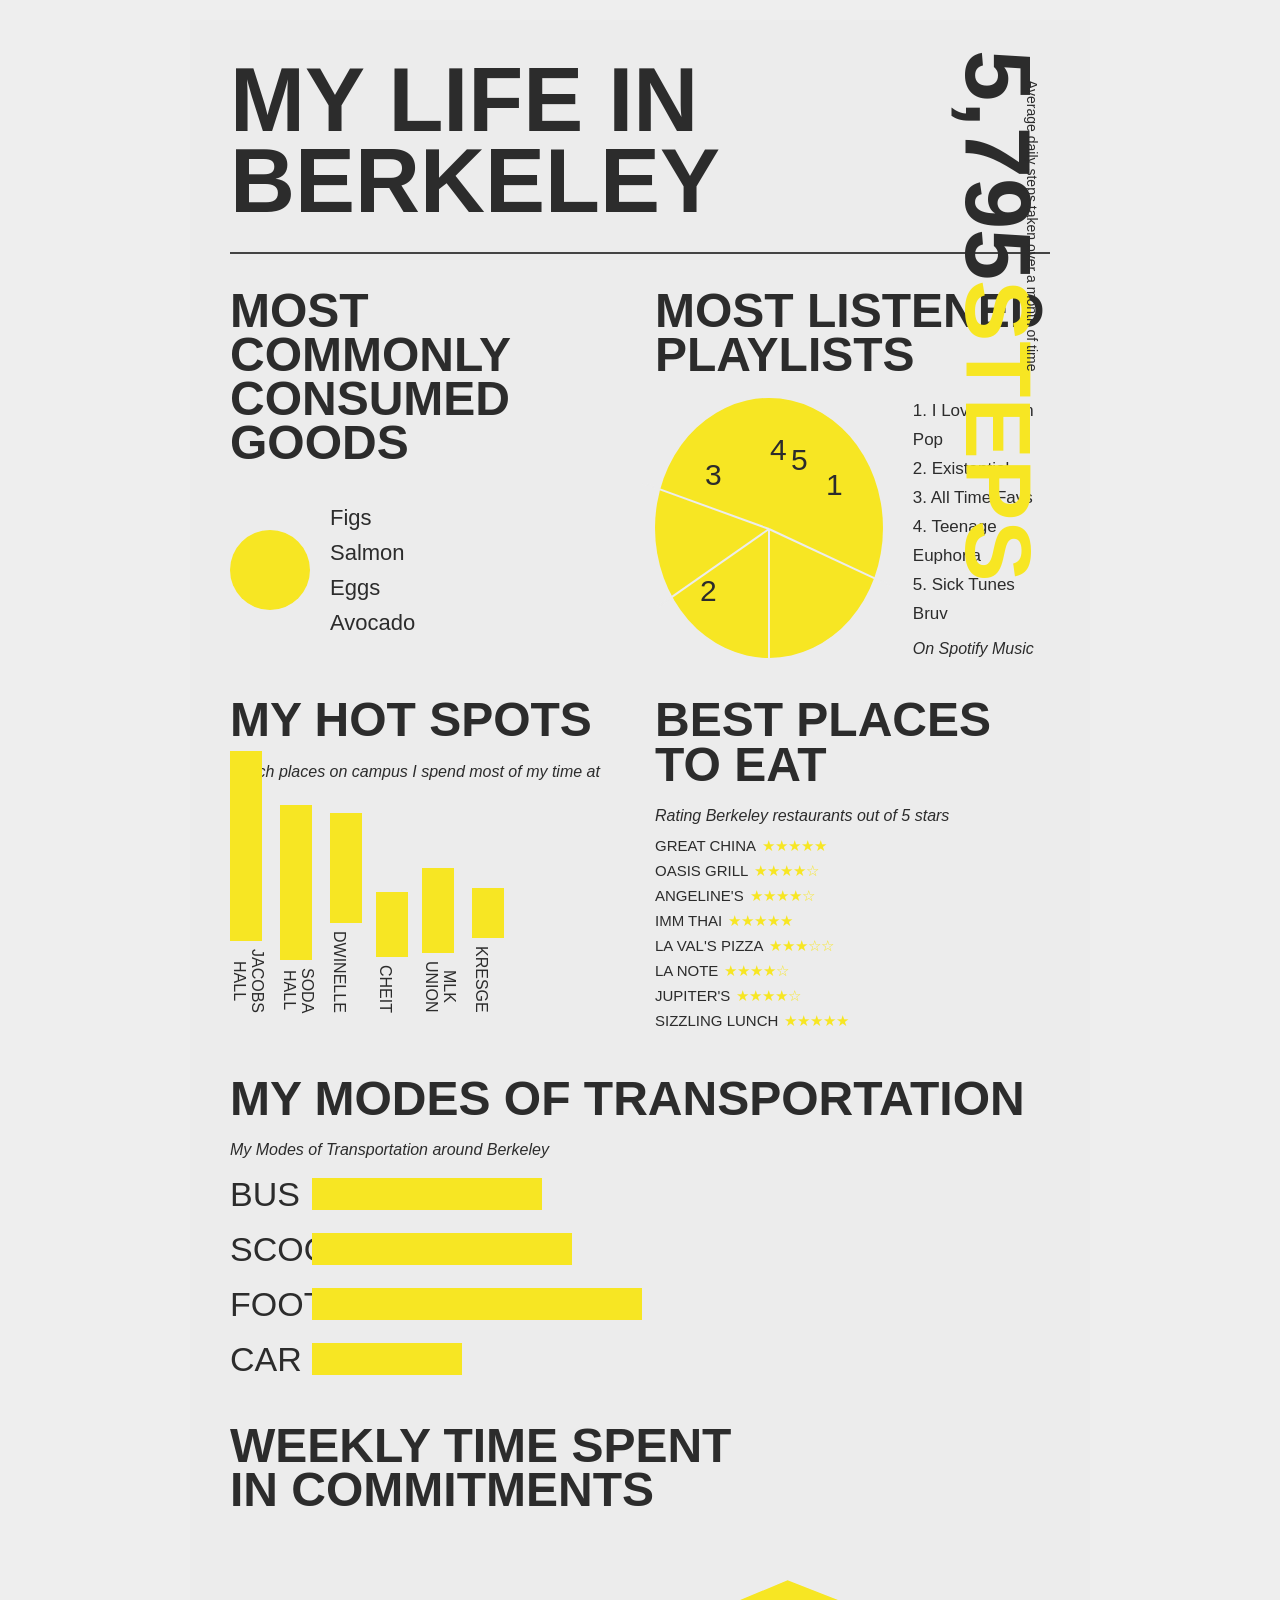
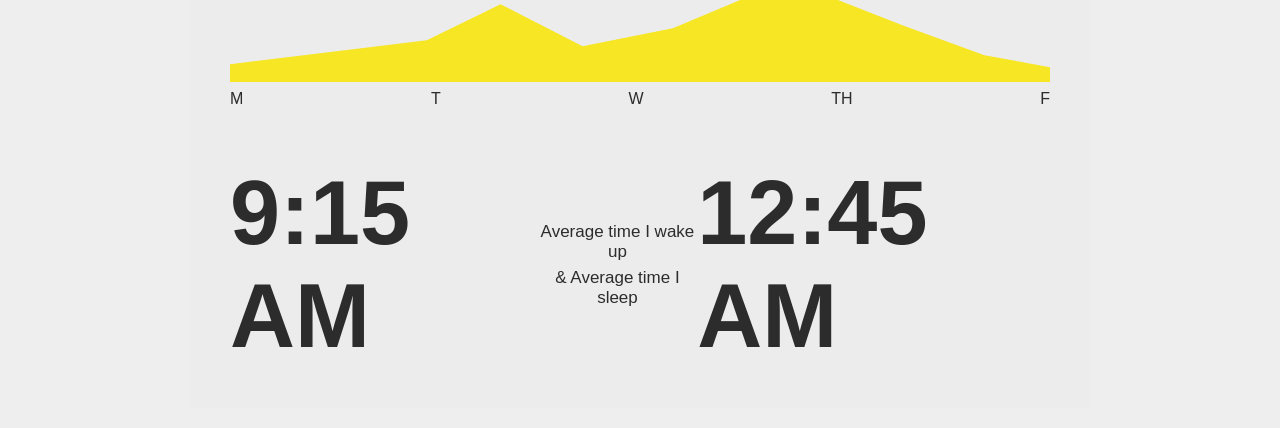
<file: `berkeley_poster.html`；/berkeley_poster.html>
<!DOCTYPE html>
<html lang="en">
<head>
    <meta charset="UTF-8">
    <meta name="viewport" content="width=device-width, initial-scale=1.0">
    <title>My Life In Berkeley</title>
    <style>
        *{
            box-sizing: border-box;
            margin:0;
            padding:0;
        }
        body{
            background:#eeeeee;
            font-family: 'Arial Black', sans-serif;
            padding:20px;
        }
        .poster{
            width:900px;
            min-height:1300px;
            background:#ececec;
            margin:0 auto;
            padding:40px;
            position:relative;
            color:#2c2c2c;
        }
        h1.main-title{
            font-size:90px;
            line-height:0.9;
            text-transform: uppercase;
            margin-bottom:30px;
        }
        .divider-line{
            border-bottom:2px solid #444;
            margin-bottom:35px;
        }
        .vertical-text-right{
            position:absolute;
            top:30px;
            right:40px;
        }
        .steps-big{
            font-size:92px;
            font-weight:bold;
            writing-mode: vertical-rl;
            display:flex;
        }
        .steps-yellow{
            color:#f7e623;
        }
        .steps-gray-text{
            font-size:14px;
            writing-mode: vertical-rl;
            position:absolute;
            right:10px;
            top:30px;
        }

        .row-top{
            display:grid;
            grid-template-columns: 1fr 1fr;
            gap:30px;
            margin-bottom:40px;
        }
        .section-title{
            font-size:48px;
            text-transform:uppercase;
            line-height:0.92;
            margin-bottom:20px;
        }
        .food-list{
            display:flex;
            flex-wrap:wrap;
            gap:12px;
            align-items:center;
        }
        .food-item-row{
            display:flex;
            align-items:center;
            gap:20px;
            margin:14px 0;
        }
        .yellow-circle{
            width:80px;
            height:80px;
            border-radius:50%;
            background-color:#f7e623;
        }
        .food-text li{
            list-style:none;
            font-size:22px;
            line-height:1.6;
        }

        .hotspots .bar-container{
            display:flex;
            align-items:end;
            height:220px;
            gap:14px;
        }
        .bar{
            width:32px;
            background:#f7e623;
            flex-shrink:0;
        }
        .bar-label{
            writing-mode: vertical-rl;
            text-align:center;
            margin-top:8px;
            font-size:16px;
        }

        .pie-wrap{
            display:flex;
            gap:30px;
            align-items:center;
        }
        .pie{
            width:260px;
            height:260px;
            border-radius:50%;
            background:#f7e623;
            position:relative;
        }
        .pie-line1{
            position:absolute;
            top:50%;left:50%;
            width:135px;height:2px;background:#ececec;
            transform:rotate(25deg);
            transform-origin:left center;
        }
        .pie-line2{
            position:absolute;
            top:50%;left:50%;
            width:135px;height:2px;background:#ececec;
            transform:rotate(90deg);
            transform-origin:left center;
        }
        .pie-line3{
            position:absolute;
            top:50%;left:50%;
            width:135px;height:2px;background:#ececec;
            transform:rotate(145deg);
            transform-origin:left center;
        }
        .pie-line4{
            position:absolute;
            top:50%;left:50%;
            width:135px;height:2px;background:#ececec;
            transform:rotate(200deg);
            transform-origin:left center;
        }
        .pie-numbers>span{
            position:absolute;
            font-size:30px;
        }
        .n1{top:70px;right:40px;}
        .n2{bottom:50px;left:45px;}
        .n3{top:60px;left:50px;}
        .n4{top:35px;left:115px;}
        .n5{top:45px;right:75px;}
        .playlist-text ul{
            list-style:none;
            font-size:17px;
            line-height:1.7;
        }

        .transport-section{
            margin:40px 0;
        }
        .transport-item{
            display:flex;
            align-items:center;
            margin:16px 0;
            gap:12px;
        }
        .transport-label{
            width:70px;
            font-size:34px;
            text-transform:uppercase;
        }
        .transport-bar{
            height:32px;
            background:#f7e623;
        }
        .bar-bus{width:230px;}
        .bar-scooter{width:260px;}
        .bar-foot{width:330px;}
        .bar-car{width:150px;}

        .rest-row{
            display:grid;
            grid-template-columns: 1fr 1fr;
            gap:30px;
        }
        .rest-list{
            font-size:15px;
        }
        .rest-item{
            display:flex;
            gap:6px;
            margin:7px 0;
        }
        .star-yellow{
            color:#f7e623;
        }

        .weekly-area{
            margin:45px 0;
        }
        .area-chart{
            height:180px;
            position:relative;
        }
        .area-shape{
            background-color:#f7e623;
            clip-path: polygon(
                0% 88%,
                12% 80%,
                24% 72%,
                33% 48%,
                43% 76%,
                54% 64%,
                68% 32%,
                82% 62%,
                92% 82%,
                100% 90%,
                100% 100%,0% 100%
            );
            width:100%;
            height:150px;
        }
        .week-labels{
            display:flex;
            justify-content:space-between;
            width:100%;
            margin-top:8px;
        }

        .bottom-time{
            display:flex;
            justify-content:space-between;
            align-items:center;
            margin-top:50px;
        }
        .time-big{
            font-size:90px;
            font-weight:bold;
        }
        .time-middle-text{
            text-align:center;
            font-size:17px;
        }
    </style>
</head>
<body>
    <div class="poster">
        <h1 class="main-title">MY LIFE IN BERKELEY</h1>
        <div class="divider-line"></div>

        <div class="vertical-text-right">
            <div class="steps-big">
                <span>5,795</span><span class="steps-yellow">STEPS</span>
            </div>
            <div class="steps-gray-text">Average daily steps taken over a month of time</div>
        </div>

        <div class="row-top">
            <div>
                <h2 class="section-title">MOST COMMONLY<br>CONSUMED GOODS</h2>
                <div class="food-list">
                    <div class="food-item-row">
                        <div class="yellow-circle"></div>
                        <ul class="food-text">
                            <li>Figs</li>
                            <li>Salmon</li>
                            <li>Eggs</li>
                            <li>Avocado</li>
                        </ul>
                    </div>
                </div>
            </div>
            <div>
                <h2 class="section-title">MOST LISTENED<br>PLAYLISTS</h2>
                <div class="pie-wrap">
                    <div class="pie">
                        <div class="pie-line1"></div>
                        <div class="pie-line2"></div>
                        <div class="pie-line3"></div>
                        <div class="pie-line4"></div>
                        <div class="pie-numbers">
                            <span class="n1">1</span>
                            <span class="n2">2</span>
                            <span class="n3">3</span>
                            <span class="n4">4</span>
                            <span class="n5">5</span>
                        </div>
                    </div>
                    <div class="playlist-text">
                        <ul>
                            <li>1. I Love Dream Pop</li>
                            <li>2. Existential</li>
                            <li>3. All Time Favs</li>
                            <li>4. Teenage Euphoria</li>
                            <li>5. Sick Tunes Bruv</li>
                        </ul>
                        <p style="margin-top:12px;font-style:italic;">On Spotify Music</p>
                    </div>
                </div>
            </div>
        </div>

        <div class="row-top">
            <div class="hotspots">
                <h2 class="section-title">MY HOT SPOTS</h2>
                <p style="font-style:italic;margin-bottom:12px;">Which places on campus I spend most of my time at</p>
                <div class="bar-container">
                    <div>
                        <div class="bar" style="height:190px;"></div>
                        <div class="bar-label">JACOBS HALL</div>
                    </div>
                    <div>
                        <div class="bar" style="height:155px;"></div>
                        <div class="bar-label">SODA HALL</div>
                    </div>
                    <div>
                        <div class="bar" style="height:110px;"></div>
                        <div class="bar-label">DWINELLE</div>
                    </div>
                    <div>
                        <div class="bar" style="height:65px;"></div>
                        <div class="bar-label">CHEIT</div>
                    </div>
                    <div>
                        <div class="bar" style="height:85px;"></div>
                        <div class="bar-label">MLK UNION</div>
                    </div>
                    <div>
                        <div class="bar" style="height:50px;"></div>
                        <div class="bar-label">KRESGE</div>
                    </div>
                </div>
            </div>
            <div>
                <h2 class="section-title">BEST PLACES TO EAT</h2>
                <p style="font-style:italic;margin-bottom:12px;">Rating Berkeley restaurants out of 5 stars</p>
                <div class="rest-list">
                    <div class="rest-item"><span>GREAT CHINA</span><span class="star-yellow">★★★★★</span></div>
                    <div class="rest-item"><span>OASIS GRILL</span><span class="star-yellow">★★★★☆</span></div>
                    <div class="rest-item"><span>ANGELINE'S</span><span class="star-yellow">★★★★☆</span></div>
                    <div class="rest-item"><span>IMM THAI</span><span class="star-yellow">★★★★★</span></div>
                    <div class="rest-item"><span>LA VAL'S PIZZA</span><span class="star-yellow">★★★☆☆</span></div>
                    <div class="rest-item"><span>LA NOTE</span><span class="star-yellow">★★★★☆</span></div>
                    <div class="rest-item"><span>JUPITER'S</span><span class="star-yellow">★★★★☆</span></div>
                    <div class="rest-item"><span>SIZZLING LUNCH</span><span class="star-yellow">★★★★★</span></div>
                </div>
            </div>
        </div>

        <div class="transport-section">
            <h2 class="section-title">MY MODES OF TRANSPORTATION</h2>
            <p style="font-style:italic;margin-bottom:14px;">My Modes of Transportation around Berkeley</p>
            <div class="transport-item">
                <div class="transport-label">BUS</div>
                <div class="transport-bar bar-bus"></div>
            </div>
            <div class="transport-item">
                <div class="transport-label">SCOOTER</div>
                <div class="transport-bar bar-scooter"></div>
            </div>
            <div class="transport-item">
                <div class="transport-label">FOOT</div>
                <div class="transport-bar bar-foot"></div>
            </div>
            <div class="transport-item">
                <div class="transport-label">CAR</div>
                <div class="transport-bar bar-car"></div>
            </div>
        </div>

        <div class="weekly-area">
            <h2 class="section-title">WEEKLY TIME SPENT<br>IN COMMITMENTS</h2>
            <div class="area-chart">
                <div class="area-shape"></div>
                <div class="week-labels">
                    <span>M</span>
                    <span>T</span>
                    <span>W</span>
                    <span>TH</span>
                    <span>F</span>
                </div>
            </div>
        </div>

        <div class="bottom-time">
            <div class="time-big">9:15 AM</div>
            <div class="time-middle-text">
                <p>Average time I wake up</p>
                <p style="margin-top:6px;">& Average time I sleep</p>
            </div>
            <div class="time-big">12:45 AM</div>
        </div>
    </div>
</body>
</html>
</file>
